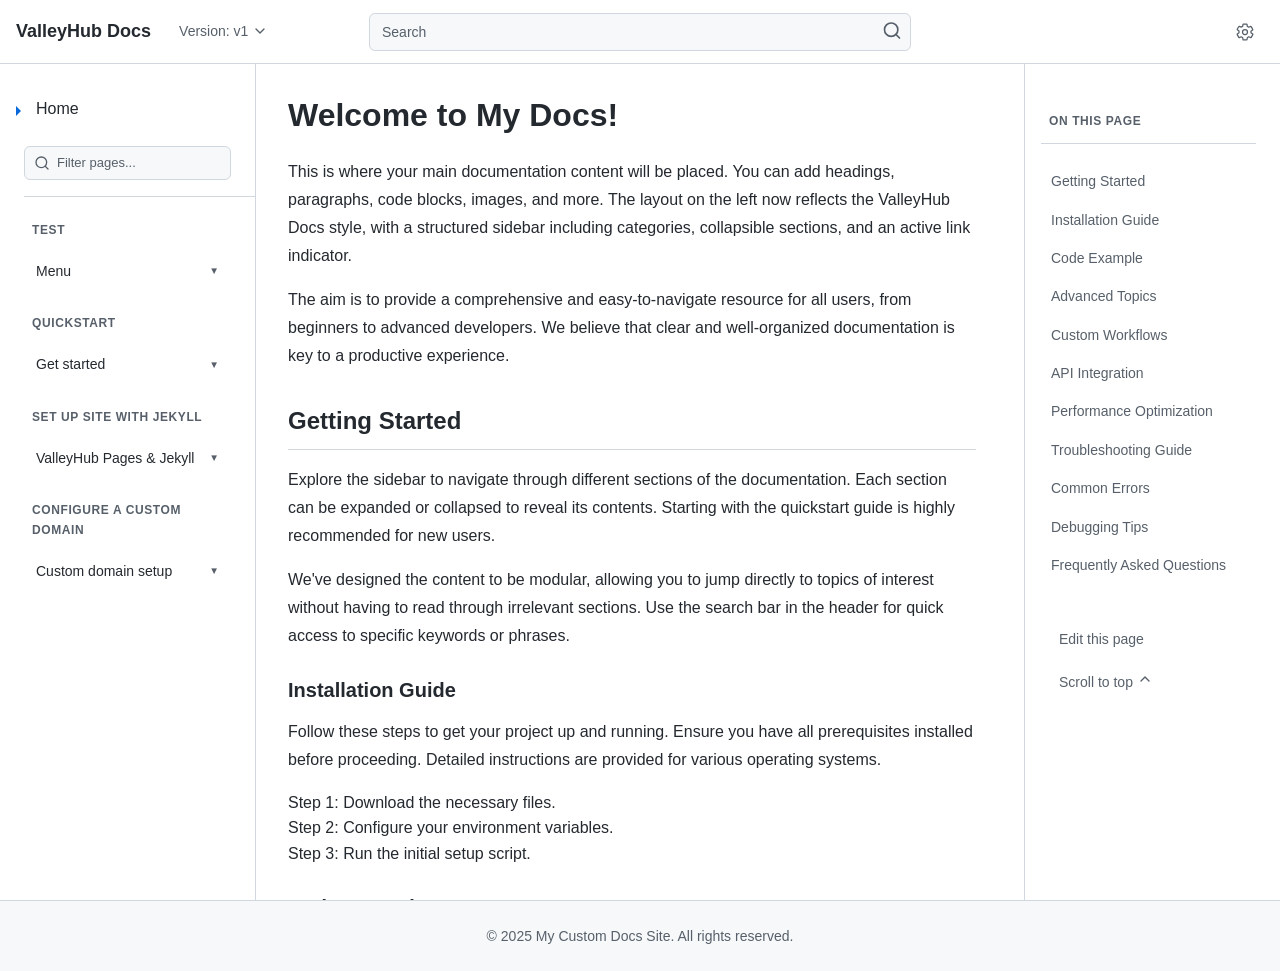
<file: index.html>
<!DOCTYPE html>
<html lang="en">
<head>
    <meta charset="utf-8">
    <meta name="viewport" content="width=device-width, initial-scale=1">
    <title>GitHub Docs Clone</title>
    <link rel="icon" type="image/png" href="/assets/cb-345/images/site/favicon.png"> <link rel="stylesheet" href="style.css">
    
    <link rel="preconnect" href="https://fonts.googleapis.com">
    <link rel="preconnect" href="https://fonts.gstatic.com" crossorigin>
    <link href="https://fonts.googleapis.com/css2?family=Inter:wght@400;500;700&display=swap" rel="stylesheet">
</head>
<body>

    <div id="app-container">
        <div class="mobile-menu-overlay" aria-hidden="true" tabindex="-1"></div>

        <header class="site-header">
            <div class="header-inner">
                <div class="header-left">
                    <button class="menu-toggle" aria-label="Open menu">
                        <svg viewBox="0 0 24 24" width="24" height="24" stroke="currentColor" stroke-width="2" fill="none" stroke-linecap="round" stroke-linejoin="round">
                            <line x1="3" y1="12" x2="21" y2="12"></line>
                            <line x1="3" y1="6" x2="21" y2="6"></line>
                            <line x1="3" y1="18" x2="21" y2="18"></line>
                        </svg>
                    </button>
                    <a href="/" class="site-logo">ValleyHub Docs</a>
                    <div class="header-version-selector">
                        <span>Version: v1</span>
                        <svg viewBox="0 0 24 24" width="16" height="16" stroke="currentColor" stroke-width="2" fill="none" stroke-linecap="round" stroke-linejoin="round">
                            <polyline points="6 9 12 15 18 9"></polyline>
                        </svg>
                    </div>
                </div>

                <div class="header-search">
                    <input type="text" placeholder="Search">
                    <button class="search-button" aria-label="Search">
                        <svg viewBox="0 0 24 24" width="20" height="20" stroke="currentColor" stroke-width="2" fill="none" stroke-linecap="round" stroke-linejoin="round">
                            <circle cx="11" cy="11" r="8"></circle>
                            <line x1="21" y1="21" x2="16.65" y2="16.65"></line>
                        </svg>
                    </button>
                </div>
                <div class="header-right">
                    <div class="settings-container">
                        <button class="settings-toggle" aria-label="Open settings menu" aria-haspopup="true" aria-expanded="false">
                            <svg viewBox="0 0 24 24" width="20" height="20" stroke="currentColor" stroke-width="1.5" fill="none" stroke-linecap="round" stroke-linejoin="round">
                                <path d="M19.14,12.94c0.04-0.3,0.06-0.61,0.06-0.94c0-0.32-0.02-0.64-0.07-0.94l2.03-1.58c0.18-0.14,0.23-0.41,0.12-0.61 l-1.92-3.32c-0.12-0.22-0.37-0.29-0.59-0.22l-2.39,0.96c-0.5-0.38-1.03-0.7-1.62-0.94L14.4,2.81c-0.04-0.24-0.24-0.41-0.48-0.41 h-3.84c-0.24,0-0.44,0.17-0.48,0.41L9.18,5.18C8.59,5.42,8.06,5.74,7.56,6.12L5.17,5.16C4.95,5.09,4.7,5.16,4.59,5.38L2.67,8.7 c-0.11,0.2-0.06,0.47,0.12,0.61l2.03,1.58C4.78,11.36,4.76,11.68,4.76,12s0.02,0.64,0.07,0.94l-2.03,1.58 c-0.18,0.14-0.23,0.41-0.12,0.61l1.92,3.32c0.12,0.22,0.37,0.29,0.59,0.22l2.39-0.96c0.5,0.38,1.03,0.7,1.62,0.94l0.43,2.37 c0.04,0.24,0.24,0.41,0.48,0.41h3.84c0.24,0,0.44-0.17,0.48-0.41l0.43-2.37c0.59-0.24,1.12-0.56,1.62-0.94l2.39,0.96 c0.22,0.08,0.47,0.01,0.59-0.22l1.92-3.32c0.11-0.2,0.06-0.47-0.12-0.61L19.14,12.94z"></path>
                                <circle cx="12" cy="12" r="3"></circle>
                            </svg>
                        </button>
                        <div class="settings-dropdown" hidden>
                            <div class="dropdown-section">
                                <span class="dropdown-title">Theme</span>
                                <ul class="theme-options">
                                    <li><button class="theme-option" data-theme-value="light">Light</button></li>
                                    <li><button class="theme-option" data-theme-value="dark">Dark</button></li>
                                    <li><button class="theme-option" data-theme-value="system">System</button></li>
                                </ul>
                            </div>
                        </div>
                    </div>
                </div>
            </div>
        </header>

        <div class="main-layout">
            <aside class="sidebar">
                <div class="sidebar-header">
                    <a href="#" class="sidebar-link active">
                        <span class="active-arrow"></span>
                        Home
                    </a>
                    <div class="sidebar-search">
                        <input type="text" placeholder="Filter pages...">
                        <svg class="search-icon" viewBox="0 0 24 24" width="16" height="16" stroke="currentColor" stroke-width="2" fill="none" stroke-linecap="round" stroke-linejoin="round">
                            <circle cx="11" cy="11" r="8"></circle><line x1="21" y1="21" x2="16.65" y2="16.65"></line>
                        </svg>
                    </div>
                </div>
                
                <div class="sidebar-divider"></div>

                <nav class="sidebar-nav">
                    <h4 class="sidebar-category-title">Test</h4>
                    <ul>
                        <li class="sidebar-section">
                            <details>
                                <summary class="sidebar-section-title">Menu</summary>
                                <ul class="sidebar-subsection-list">
                                    <li><a href="#" class="sidebar-link">Accounting</a></li>
                                    <li><a href="#" class="sidebar-link">ACH</a></li>
                                    <li><a href="#" class="sidebar-link">AML Compliance</a></li>
                                    <li><a href="#" class="sidebar-link">Auto Direct to Customer</a></li>
                                    <li><a href="#" class="sidebar-link">Auto Indirect Dealer Financing</a></li>
                                    <li><a href="#" class="sidebar-link">Business Banking</a></li>
                                    <li><a href="#" class="sidebar-link">Business Resiliency</a></li>
                                    <li><a href="#" class="sidebar-link">Cash Value Line of Credit (CVLC)</a></li>
                                    <li><a href="#" class="sidebar-link">Commercial Banking</a></li>
                                    <li><a href="#" class="sidebar-link">Commercial Loan Servicing</a></li>
                                    <li><a href="#" class="sidebar-link">Commercial Real Estate</a></li>
                                    <li><a href="#" class="sidebar-link">Commercial Service Support</a></li>
                                </ul>
                            </details>
                        </li>
                    </ul>



                    <h4 class="sidebar-category-title">Quickstart</h4>
                    <ul>
                        <li class="sidebar-section">
                            <details>
                                <summary class="sidebar-section-title">Get started</summary>
                                <ul class="sidebar-subsection-list">
                                    <li><a href="#" class="sidebar-link">What is GitHub Pages?</a></li>
                                    <li><a href="#" class="sidebar-link">Create a GitHub Pages site</a></li>
                                    <li><a href="#" class="sidebar-link">GitHub Pages limits</a></li>
                                    <li><a href="#" class="sidebar-link">Use custom workflows</a></li>
                                    <li><a href="#" class="sidebar-link">Configure publishing source</a></li>
                                    <li><a href="#" class="sidebar-link">Delete a GitHub Pages site</a></li>
                                    <li><a href="#" class="sidebar-link">Unpublish Pages site</a></li>
                                    <li><a href="#" class="sidebar-link">Create custom 404 page</a></li>
                                    <li><a href="#" class="sidebar-link">Secure site with HTTPS</a></li>
                                    <li><a href="#" class="sidebar-link">Use submodules with Pages</a></li>
                                    <li><a href="#" class="sidebar-link">Troubleshoot 404 errors</a></li>
                                    <li><a href="#" class="sidebar-link">Set up site with Jekyll</a></li>
                                </ul>
                            </details>
                        </li>
                    </ul>
                    
                    <h4 class="sidebar-category-title">Set up site with Jekyll</h4>
                    <ul>
                        <li class="sidebar-section">
                            <details>
                                <summary class="sidebar-section-title">ValleyHub Pages & Jekyll</summary>
                                <ul class="sidebar-subsection-list">
                                    <li><a href="#" class="sidebar-link">Create site with Jekyll</a></li>
                                    <li><a href="#" class="sidebar-link">Test site locally with Jekyll</a></li>
                                    <li><a href="#" class="sidebar-link">Add content to Pages site</a></li>
                                    <li><a href="#" class="sidebar-link">Set Markdown processor</a></li>
                                    <li><a href="#" class="sidebar-link">Add theme to Pages site</a></li>
                                    <li><a href="#" class="sidebar-link">Jekyll build errors for Pages</a></li>
                                    <li><a href="#" class="sidebar-link">Troubleshoot Jekyll errors</a></li>
                                </ul>
                            </details>
                        </li>
                    </ul>

                    <h4 class="sidebar-category-title">Configure a custom domain</h4>
                    <ul>
                        <li class="sidebar-section">
                            <details>
                                <summary class="sidebar-section-title">Custom domain setup</summary>
                                <ul class="sidebar-subsection-list">
                                    <li><a href="#" class="sidebar-link">About custom domains</a></li>
                                    <li><a href="#" class="sidebar-link">Setting up a custom domain</a></li>
                                    <li><a href="#" class="sidebar-link">Troubleshooting custom domains</a></li>
                                </ul>
                            </details>
                        </li>
                    </ul>
                </nav>
            </aside>

            <main class="main-content">
                <h1 id="welcome-to-my-docs">Welcome to My Docs!</h1>
                <p>This is where your main documentation content will be placed. You can add headings, paragraphs, code blocks, images, and more. The layout on the left now reflects the ValleyHub Docs style, with a structured sidebar including categories, collapsible sections, and an active link indicator.</p>
                <p>The aim is to provide a comprehensive and easy-to-navigate resource for all users, from beginners to advanced developers. We believe that clear and well-organized documentation is key to a productive experience.</p>
                
                <h2 id="getting-started">Getting Started</h2>
                <p>Explore the sidebar to navigate through different sections of the documentation. Each section can be expanded or collapsed to reveal its contents. Starting with the quickstart guide is highly recommended for new users.</p>
                <p>We've designed the content to be modular, allowing you to jump directly to topics of interest without having to read through irrelevant sections. Use the search bar in the header for quick access to specific keywords or phrases.</p>

                <h3 id="installation-guide">Installation Guide</h3>
                <p>Follow these steps to get your project up and running. Ensure you have all prerequisites installed before proceeding. Detailed instructions are provided for various operating systems.</p>
                <ul>
                    <li>Step 1: Download the necessary files.</li>
                    <li>Step 2: Configure your environment variables.</li>
                    <li>Step 3: Run the initial setup script.</li>
                </ul>

                <h3 id="code-example">Code Example</h3>
                <pre><code>function greet(name) {
                    console.log(`Hello, ${name}!`);
                }

                // Example usage of the greet function
                greet('World');

                // Another example with a different name
                greet('ValleyHub Docs User');
                </code></pre>
                <p>Code blocks are formatted for readability and can be easily copied. Pay attention to syntax highlighting for different languages.</p>

                <h2 id="advanced-topics">Advanced Topics</h2>
                <p>Here are some more advanced topics you might want to explore. These sections delve deeper into specific functionalities and configurations that might be useful for experienced users.</p>

                <h3 id="custom-workflows">Custom Workflows</h3>
                <p>Learn how to create and manage custom workflows for your GitHub Pages site. This includes setting up CI/CD pipelines and automating deployment processes.</p>
                <p>You can define custom actions and triggers to perfectly fit your project's needs. This level of customization offers significant flexibility for complex setups.</p>

                <h3 id="api-integration">API Integration</h3>
                <p>Integrating with external APIs is a common requirement for dynamic sites. This section covers best practices and examples for secure API calls.</p>
                <p>Topics include authentication methods, handling API responses, and error management. We also provide examples for popular third-party services.</p>

                <h3 id="performance-optimization">Performance Optimization</h3>
                <p>Tips and tricks to optimize the performance of your documentation site, ensuring fast load times and a smooth user experience. This includes image optimization, caching strategies, and minification techniques.</p>
                <p>Improving site performance not only enhances user satisfaction but also positively impacts SEO. Every millisecond counts for a seamless Browse experience.</p>

                <h2 id="troubleshooting-guide">Troubleshooting Guide</h2>
                <p>A comprehensive guide to common issues and their solutions. Before submitting a new issue, please consult this section.</p>
                <p>Topics range from setup errors to deployment failures. Each problem is accompanied by potential causes and detailed steps for resolution. We continually update this guide based on user feedback and common support queries.</p>

                <h3 id="common-errors">Common Errors</h3>
                <p>A list of frequently encountered errors and how to resolve them quickly.</p>
                <h3 id="debugging-tips">Debugging Tips</h3>
                <p>Strategies and tools to help you debug your site effectively.</p>

                <h2 id="faq">Frequently Asked Questions</h2>
                <p>Find answers to common questions about setting up and maintaining your documentation site. This section is designed to quickly address typical queries.</p>
                <p>If you don't find your answer here, feel free to reach out to our support team or browse the community forums. We're here to help!</p>

                <a href="YOUR_GITHUB_EDIT_URL_HERE" class="edit-page-link" target="_blank">
                    Edit this page.
                </a>

            </main>

            <aside class="toc-container">
                <nav class="toc-nav">
                    <h4 class="toc-title">On This Page</h4>
                    <ul id="toc-list">
                        </ul>
                    <div class="toc-meta">
                        <a href="#" class="toc-meta-link">Edit this page</a>
                        <a href="#app-container" class="toc-meta-link scroll-to-top">
                            Scroll to top
                            <svg viewBox="0 0 24 24" width="16" height="16" stroke="currentColor" stroke-width="2" fill="none" stroke-linecap="round" stroke-linejoin="round">
                                <polyline points="18 15 12 9 6 15"></polyline>
                            </svg>
                        </a>
                    </div>
                </nav>
            </aside>
        </div>

        <footer class="site-footer">
            <div class="footer-inner">
                <p>&copy; 2025 My Custom Docs Site. All rights reserved.</p>
            </div>
        </footer>
    </div>

    <script src="script.js"></script>

</body>
</html>
</file>
<file: style.css>
/* style.css */

/* --- CSS Reset --- */
*, *::before, *::after {
    box-sizing: border-box;
}
body, h1, h2, h3, p, ul, ol, li, button, input {
    margin: 0;
    padding: 0;
    font-family: inherit;
}
ul, ol {
    list-style: none;
}
a {
    text-decoration: none;
    color: inherit;
}
button {
    border: none;
    background: none;
    cursor: pointer;
    color: inherit;
    font-family: inherit;
}
input {
    border: none;
    outline: none;
    background: transparent;
}

/* --- Global Variables --- */
html[data-theme="dark"] {
    /* GitHub Docs DARK Theme Color Palette (based on reference image) */
    --color-bg-primary: #0d1117; /* Dark background for body, header, sidebar */
    --color-bg-secondary: #161b22; /* Slightly lighter dark for code blocks, footer */
    --color-bg-tertiary: #21262d; /* For active sidebar links, search input background */
    --color-text-primary: #c9d1d9; /* Main light text */
    --color-text-secondary: #8b949e; /* Muted grey for secondary text */
    --color-border-light: #30363d; /* Dark theme borders */
    --color-accent-blue: #58a6ff; /* GitHub blue for links/active states */
    --color-accent-blue-hover: #79c0ff; /* Lighter blue on hover */
    --color-input-bg: #21262d; /* Search input background */
    --color-input-border: #30363d; /* Search input border */
    --color-shadow-light: rgba(0, 0, 0, 0.4); /* Darker shadow */
    --color-active-link-bg: #21262d; /* Background for active sidebar link */
    --color-active-link-text: #c9d1d9; /* Text color for active link */
    --color-active-link-arrow: #58a6ff; /* Color for the active link arrow */
    --color-toc-active-blue: #58a6ff; /* Blue color for active TOC link */
    --color-toc-active-bg: rgba(88, 166, 255, 0.1); /* Light blue background for active TOC */
    --color-note-bg: #1a2b47; /* Background for note boxes */
    --color-note-border: #315185; /* Border for note boxes */
    --header-height: 64px; /* Header height to match reference */
}

/* Light theme variables */
html, /* Default to light theme */
html[data-theme="light"] {
    --color-bg-primary: #ffffff;
    --color-bg-secondary: #f6f8fa;
    --color-bg-tertiary: #f1f3f5;
    --color-text-primary: #24292f;
    --color-text-secondary: #57606a;
    --color-border-light: #d0d7de;
    --color-accent-blue: #0969da;
    --color-accent-blue-hover: #0a7ffb;
    --color-input-bg: #f6f8fa;
    --color-input-border: #d0d7de;
    --color-shadow-light: rgba(140, 149, 159, 0.3);
    --color-active-link-bg: #f1f3f5;
    --color-active-link-text: #24292f;
    --color-active-link-arrow: #0969da;
    --color-toc-active-blue: #0969da;
    --color-toc-active-bg: rgba(9, 105, 218, 0.1);
    --color-note-bg: #ddf4ff;
    --color-note-border: #58a6ff;
    --header-height: 64px;
}

/* --- Settings Dropdown --- */
.settings-container {
    position: relative;
}

.settings-toggle {
    display: flex;
    align-items: center;
    justify-content: center;
    padding: 8px;
    border-radius: 6px;
    background-color: transparent;
    border: 1px solid transparent;
    transition: background-color 0.2s ease-in-out, border-color 0.2s ease-in-out;
}

.settings-toggle:hover {
    background-color: var(--color-bg-tertiary);
}

.settings-toggle[aria-expanded="true"] {
    background-color: var(--color-bg-tertiary);
    border-color: var(--color-input-border);
}

.settings-toggle svg {
    stroke: var(--color-text-secondary);
}

.settings-dropdown {
    position: absolute;
    top: calc(100% + 8px);
    right: 0;
    width: 210px; /* Adjusted width for horizontal buttons */
    background-color: var(--color-bg-primary);
    border: 1px solid var(--color-border-light);
    border-radius: 6px;
    box-shadow: 0 8px 24px var(--color-shadow-light);
    z-index: 1010;
    padding: 8px;
}

.dropdown-title {
    font-size: 12px;
    font-weight: 600;
    color: var(--color-text-secondary);
    padding: 4px 8px;
    display: block;
}

.theme-options {
    display: flex; /* This makes the list items horizontal */
    gap: 4px;     /* This adds space between the buttons */
}

.theme-options li {
    flex: 1 1 0; /* This makes each button take up equal space */
}

.theme-option {
    width: 100%;
    text-align: center;
    padding: 6px 8px;
    font-size: 13px;
    border-radius: 4px;
    display: flex;
    align-items: center;
    justify-content: center;
    gap: 4px;
}

.theme-option:hover {
    background-color: var(--color-bg-tertiary);
}

.theme-option.active {
    /* This applies the semi-transparent background when active */
    background-color: var(--color-toc-active-bg);
}

.theme-option.active::after {
    content: '✔';
    color: var(--color-accent-blue);
    font-weight: bold;
}



/* --- Base Styles --- */
body {
    font-family: -apple-system, BlinkMacSystemFont, "Segoe UI", Helvetica, Arial, sans-serif, "Apple Color Emoji", "Segoe UI Emoji";
    line-height: 1.6;
    color: var(--color-text-primary);
    background-color: var(--color-bg-primary);
    min-height: 100vh;
    display: flex;
    flex-direction: column;
    font-size: 16px;
    margin: 0;
    -webkit-font-smoothing: antialiased;
    -moz-osx-font-smoothing: grayscale;
}

/* --- Custom Scrollbar Styling --- */
::-webkit-scrollbar {
    width: 8px;
    height: 8px;
}

::-webkit-scrollbar-track {
    background: transparent;
}

::-webkit-scrollbar-thumb {
    background-color: #30363d;
    border-radius: 4px;
    border: 2px solid transparent;
    background-clip: padding-box;
}

::-webkit-scrollbar-thumb:hover {
    background-color: #4a5361;
}

/* For Firefox */
html {
    scrollbar-width: thin;
    scrollbar-color: #30363d transparent;
}

/* --- Header --- */
.site-header {
    background-color: var(--color-bg-primary);
    border-bottom: 1px solid var(--color-border-light);
    height: var(--header-height);
    position: sticky;
    top: 0;
    z-index: 1000;
    width: 100%;
}

/* Header Inner Layout */
.header-inner {
    display: flex;
    align-items: center;
    justify-content: space-between;
    height: 100%;
    padding: 0 16px;
}

/* New group for left-aligned header items */
.header-left {
    display: flex;
    align-items: center;
    flex: 1;
    justify-content: flex-start;
}

/* Hamburger Menu */
.menu-toggle {
    background-color: transparent;
    border: none;
    padding: 8px;
    cursor: pointer;
    display: flex;
    align-items: center;
    margin-right: 8px;
}

@media (min-width: 769px) {
    .menu-toggle {
        display: none;
    }
}

.menu-toggle svg {
    stroke: var(--color-text-primary);
    width: 24px;
    height: 24px;
}

.menu-toggle:hover {
    background-color: var(--color-bg-tertiary);
    border-radius: 6px;
}

/* Site Logo */
.site-logo {
    font-size: 18px;
    font-weight: 600;
    color: var(--color-text-primary);
    flex-shrink: 0;
}

/* Header Search Box */
.header-search {
    flex-grow: 1;
    flex-shrink: 1;
    max-width: 800px;
    margin: 0 16px;
    position: relative;
    display: flex;
    align-items: center;
}

.header-search input {
    width: 100%;
    padding: 8px 32px 8px 12px;
    border: 1px solid var(--color-input-border);
    border-radius: 6px;
    background-color: var(--color-input-bg);
    color: var(--color-text-primary);
    font-size: 14px;
    line-height: 20px;
    transition: border-color 0.2s ease-in-out;
        flex-grow: 1;
        flex-shrink: 1;
        max-width: 800px;
        margin: 0 16px;
        position: relative;
        display: flex;
        align-items: center;
}

.header-search input::placeholder {
    color: var(--color-text-secondary);
}

.header-search input:focus {
    border-color: var(--color-accent-blue);
    outline: none;
    box-shadow: 0 0 0 3px rgba(88, 166, 255, 0.25);
}

.header-search .search-button {
    position: absolute;
    right: 25px;
    top: 50%;
    transform: translateY(-50%);
    color: var(--color-text-secondary);
    pointer-events: none;
    
}

.header-search .search-button::before {
  /*  content: '🔍';  Simple magnifying glass emoji as placeholder */
    font-size: 16px;
    
}

/* Version Selector */
.header-version-selector {
    display: flex;
    align-items: center;
    gap: 4px;
    font-size: 14px;
    color: var(--color-text-secondary);
    padding: 8px 12px;
    border-radius: 6px;
    background-color: transparent;
    cursor: pointer;
    transition: background-color 0.2s ease-in-out;
    margin-left: 16px;
}

/* Empty container to balance the flex layout */
.header-right {
    flex: 1;
    display: flex;
    justify-content: flex-end;
}

.header-version-selector:hover {
    background-color: var(--color-bg-tertiary);
}

.header-version-selector svg {
    stroke: var(--color-text-secondary);
    width: 16px;
    height: 16px;
}

/* --- Main Layout --- */
.main-layout {
    display: flex;
    width: 100%;
    flex: 1;
    height: calc(100vh - var(--header-height));
    overflow: hidden;
}

/* --- Sidebar --- */
.sidebar {
    width: 256px;
    flex-shrink: 0;
    padding: 24px 0 24px 24px;
    border-right: 1px solid var(--color-border-light);
    background-color: var(--color-bg-primary);
    position: sticky;
    top: var(--header-height);
    height: calc(100vh - var(--header-height));
    overflow-y: auto;
    z-index: 999;
}

/* Sidebar Header */
.sidebar-header {
    padding-right: 24px;
    padding-bottom: 8px;
}

.sidebar-header .sidebar-link {
    font-size: 16px;
    font-weight: 600;
}

    /* Sidebar Search Box */
    .sidebar-search {
        position: relative;
        margin-top: 16px;
    }

    .sidebar-search input {
        width: 100%;
        padding: 6px 10px 6px 32px; /* Space for icon on the left */
        border: 1px solid var(--color-input-border);
        border-radius: 6px;
        background-color: var(--color-input-bg);
        color: var(--color-text-primary);
        font-size: 13px;
        line-height: 20px;
        transition: border-color 0.2s ease-in-out, box-shadow 0.2s ease-in-out;
    }

    .sidebar-search input::placeholder {
        color: var(--color-text-secondary);
    }

    .sidebar-search input:focus {
        border-color: var(--color-accent-blue);
        outline: none;
        box-shadow: 0 0 0 3px rgba(88, 166, 255, 0.25);
    }

    .sidebar-search .search-icon {
        position: absolute;
        left: 10px;
        top: 50%;
        transform: translateY(-50%);
        color: var(--color-text-secondary);
        pointer-events: none;
    }

    /* Highlight for search results */
    .highlight {
        background-color: rgba(88, 166, 255, 0.3); /* A light blue background */
        color: var(--color-text-primary); /* Keep text color */
        border-radius: 3px;
        padding: 0 2px;
    }

/* Sidebar Navigation */
.sidebar-nav {
    padding-right: 24px;
}

.sidebar-nav ul {
    margin-bottom: 16px;
}

.sidebar-nav ul:last-child {
    margin-bottom: 0;
}

/* Category Titles */
.sidebar-category-title {
    font-size: 12px;
    font-weight: 600;
    color: var(--color-text-secondary);
    text-transform: uppercase;
    letter-spacing: 0.05em;
    margin-top: 24px;
    margin-bottom: 12px;
    padding: 0 8px;
}

/* Divider */
.sidebar-divider {
    border-top: 1px solid var(--color-border-light);
    margin: 8px 0;
}

/* Sidebar Links */
.sidebar-link {
    display: flex;
    align-items: center;
    padding: 8px 12px;
    font-size: 14px;
    font-weight: 400;
    color: var(--color-text-primary);
    border-radius: 6px;
    position: relative;
    transition: background-color 0.15s ease-in-out, color 0.15s ease-in-out;
}

.sidebar-link:hover {
    background-color: var(--color-bg-tertiary);
    color: var(--color-accent-blue-hover);
}

.sidebar-link.active {
    
    color: var(--color-active-link-text);
    font-weight: 500;
}

.sidebar-link.active .active-arrow {
    position: absolute;
    left: -8px;
    width: 0;
    height: 0;
    border-top: 5px solid transparent;
    border-bottom: 5px solid transparent;
    border-left: 5px solid var(--color-active-link-arrow);
    transform: translateY(2px);
}

/* Collapsible Sections */
.sidebar-section {
    margin-bottom: 4px;
}

.sidebar-section-title {
    display: flex;
    align-items: center;
    justify-content: space-between;
    padding: 8px 12px;
    font-weight: 500;
    color: var(--color-text-primary);
    cursor: pointer;
    font-size: 14px;
    transition: color 0.15s ease-in-out, background-color 0.15s ease-in-out;
    list-style: none;
    border-radius: 6px;
}

.sidebar-section-title::-webkit-details-marker {
    display: none;
}

.sidebar-section-title::marker {
    display: none;
}

.sidebar-section-title:hover {
    background-color: var(--color-bg-tertiary);
    color: var(--color-accent-blue-hover);
}

.sidebar-section-title::after {
    content: '▼';
    font-size: 0.7em;
    color: var(--color-text-secondary);
    transition: transform 0.2s ease-in-out;
    margin-left: 8px;
}

.sidebar-section > details[open] > .sidebar-section-title::after {
    transform: rotate(180deg);
}

.sidebar-subsection-list {
    margin-top: 4px;
    padding-left: 24px;
    border-left: 1px solid var(--color-border-light);
    margin-left: 12px;
    padding-bottom: 8px;
}

.sidebar-subsection-list li {
    margin-bottom: 4px;
}

/* --- Main Content --- */
.main-content {
    flex-grow: 1;
    flex-shrink: 1;
    min-width: 0;
    /* Add extra padding-bottom to ensure last headings can be scrolled past the activation point */
    padding: 32px 48px 50vh 32px;
    background-color: var(--color-bg-primary);
    overflow-y: auto;
}

.main-content h1 {
    font-size: 32px;
    font-weight: 600;
    margin-bottom: 24px;
    line-height: 1.2;
    color: var(--color-text-primary);
}

.main-content h2 {
    font-size: 24px;
    font-weight: 600;
    margin-top: 32px;
    margin-bottom: 16px;
    padding-bottom: 8px;
    border-bottom: 1px solid var(--color-border-light);
    color: var(--color-text-primary);
}

.main-content h3 {
    font-size: 20px;
    font-weight: 600;
    margin-top: 24px;
    margin-bottom: 12px;
    color: var(--color-text-primary);
}

.main-content p {
    font-size: 16px;
    line-height: 1.75;
    margin-bottom: 16px;
    color: var(--color-text-primary);
}

.main-content pre {
    background-color: var(--color-bg-secondary);
    border-radius: 6px;
    padding: 16px;
    overflow-x: auto;
    font-family: SFMono-Regular, Consolas, "Liberation Mono", Menlo, Courier, monospace;
    font-size: 14px;
    line-height: 1.45;
    margin-bottom: 16px;
    color: var(--color-text-primary);
}

.main-content code {
    font-family: SFMono-Regular, Consolas, "Liberation Mono", Menlo, Courier, monospace;
    font-size: 14px;
    background-color: var(--color-bg-secondary);
    padding: 2px 4px;
    border-radius: 6px;
    color: var(--color-text-primary);
}

/* Note Box Styling */
.main-content .note {
    background-color: var(--color-note-bg);
    border-left: 4px solid var(--color-note-border);
    padding: 16px;
    border-radius: 6px;
    margin-bottom: 16px;
}

.main-content .note p {
    margin: 0;
}

.main-content .note strong {
    color: var(--color-text-primary);
}

/* --- Table of Contents (TOC) --- */
.toc-container {
    width: 256px;
    flex-shrink: 0;
    padding: 32px 24px 24px 16px;
    background-color: var(--color-bg-primary);
    position: sticky;
    top: var(--header-height);
    height: calc(100vh - var(--header-height));
    overflow-y: auto;
    z-index: 900;
    border-left: 1px solid var(--color-border-light);
}

.toc-title {
    font-size: 12px;
    font-weight: 600;
    color: var(--color-text-secondary);
    text-transform: uppercase;
    letter-spacing: 0.05em;
    padding-bottom: 12px;
    border-bottom: 1px solid var(--color-border-light);
    margin-bottom: 20px;
    padding-left: 8px;
}

.toc-nav ul {
    list-style: none;
    padding: 0;
    margin-bottom: 24px;
}

.toc-nav li {
    margin-bottom: 4px;
}

.toc-nav a {
    display: block;
    padding: 6px 8px;
    font-size: 14px;
    color: var(--color-text-secondary);
    transition: color 0.15s ease-in-out, background-color 0.15s ease-in-out;
    border-radius: 4px;
    position: relative;
    border-left: 2px solid transparent;
}

.toc-nav a:hover {
    color: var(--color-text-primary);
    background-color: var(--color-bg-tertiary);
}

.toc-nav a.active {
    color: var(--color-toc-active-blue);
    background-color: var(--color-toc-active-bg);
    font-weight: 500;
    border-left-color: var(--color-toc-active-blue);
}

.toc-nav a.active:hover {
    color: var(--color-toc-active-blue);
    background-color: var(--color-toc-active-bg);
}

.toc-nav ul ul {
    padding-left: 16px;
    margin-top: 4px;
    margin-bottom: 8px;
}

.toc-meta {
    padding-top: 16px;
    display: flex;
    flex-direction: column;
    gap: 8px;
    padding-left: 8px;
}

.toc-meta-link {
    display: inline-flex;
    align-items: center;
    gap: 8px;
    font-size: 14px;
    color: var(--color-text-secondary);
    transition: color 0.15s ease-in-out;
    padding: 4px 0;
}

.toc-meta-link:hover {
    color: var(--color-text-primary);
}

.toc-meta-link.scroll-to-top svg {
    stroke: var(--color-text-secondary);
    transition: stroke 0.15s ease-in-out;
}

.toc-meta-link.scroll-to-top:hover svg {
    stroke: var(--color-text-primary);
}

/* --- Footer --- */
.site-footer {
    background-color: var(--color-bg-secondary);
    border-top: 1px solid var(--color-border-light);
    padding: 24px;
    text-align: center;
    color: var(--color-text-secondary);
    font-size: 14px;
    margin-top: auto;
}

/* --- Mobile Responsiveness --- */
@media (max-width: 1012px) {
    .toc-container {
        display: none;
    }

    .main-content {
        padding: 24px;
    }
}

@media (max-width: 768px) {
    .header-inner {
        padding: 0 8px;
    }

    .menu-toggle {
        display: flex;
        padding: 8px;
        margin-right: 4px;
    }

    .site-logo {
        font-size: 16px;
        margin-right: 8px;
    }

    .header-search {
        flex-grow: 1;
        flex-shrink: 1;
        max-width: none;
        margin: 0 4px;
    }

    .header-search input {
        padding: 6px 28px 6px 10px;
        font-size: 13px;
    }

    .header-version-selector {
        padding: 8px;
        font-size: 13px;
    }

    .main-layout {
        flex-direction: column;
        padding: 0;
        margin-top: var(--header-height);
        height: calc(100vh - var(--header-height));
        overflow: hidden;
    }

    .sidebar {
        position: fixed;
        top: 0;
        left: 0;
        width: 80%;
        max-width: 320px;
        height: 100vh;
        overflow-y: auto;
        background-color: var(--color-bg-primary);
        border-right: 1px solid var(--color-border-light);
        box-shadow: 2px 0 5px rgba(0, 0, 0, 0.4);
        z-index: 1002;
        transform: translateX(-100%);
        transition: transform 0.3s ease-in-out;
        padding: 16px 24px 24px 16px;
    }

    .sidebar.is-open {
        transform: translateX(0);
    }

    .mobile-menu-overlay {
        display: none;
        position: fixed;
        top: 0;
        left: 0;
        width: 100%;
        height: 100%;
        background-color: rgba(0, 0, 0, 0.6);
        z-index: 1001;
    }

    .mobile-menu-overlay.is-visible {
        display: block;
    }

    .sidebar-header {
        padding-top: 0;
        padding-right: 0;
        padding-bottom: 8px;
    }

    .sidebar-nav {
        padding-right: 0;
    }

    .main-content {
        padding: 16px;
        height: 100%;
        overflow-y: auto;
    }

    body.no-scroll {
        overflow: hidden;
    }
}

@media (max-width: 544px) {
    .header-search {
        /* Shrink the search bar on very small screens */
        max-width: 180px;
    }

    .header-search input {
        font-size: 12px;
        padding: 6px 24px 6px 8px;
    }

    .header-version-selector {
        font-size: 12px;
        padding: 6px;
    }

    .main-content {
        padding: 12px;
    }




    
}
</file>
